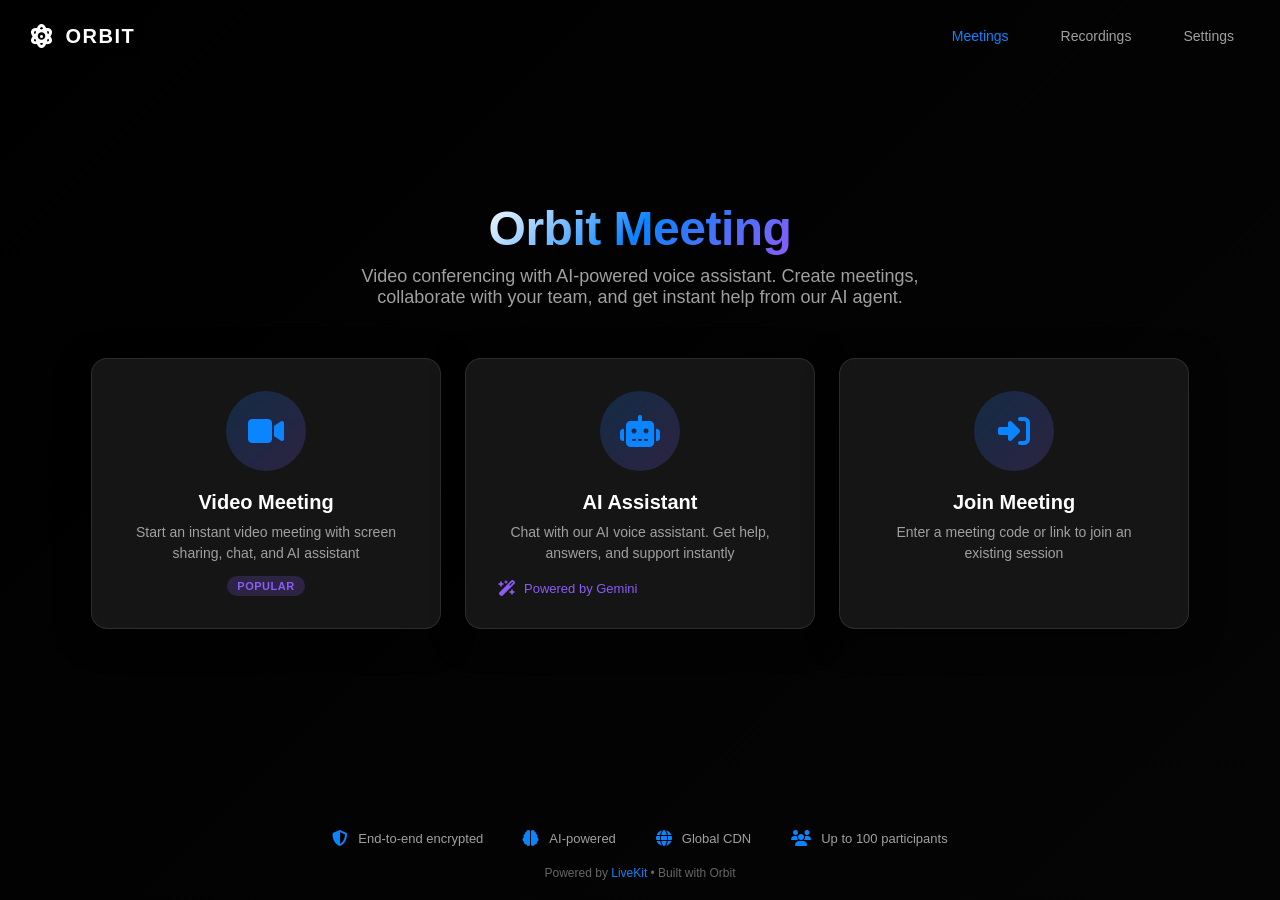
<file: index.html>
<!DOCTYPE html>
<html lang="en">
<head>
    <meta charset="UTF-8">
    <meta name="viewport" content="width=device-width, initial-scale=1.0">
    <title>Orbit Meeting</title>
    <link rel="stylesheet" href="https://cdnjs.cloudflare.com/ajax/libs/font-awesome/6.4.0/css/all.min.css">
    <style>
        :root {
            --bg-panel: rgba(30, 30, 30, 0.3);
            --bg-card: rgba(25, 25, 25, 0.85);
            --bg-card-hover: rgba(35, 35, 35, 0.9);
            --bg-input: rgba(0, 0, 0, 0.4);
            --text-primary: #ffffff;
            --text-secondary: #a0a0a0;
            --text-muted: #666666;
            --accent-blue: #0b84ff;
            --accent-blue-hover: #2980ff;
            --accent-purple: #8b5cf6;
            --border-color: rgba(255, 255, 255, 0.1);
            --border-color-hover: rgba(255, 255, 255, 0.2);
            --shadow: 0 8px 32px rgba(0, 0, 0, 0.5);
        }

        * { box-sizing: border-box; margin: 0; padding: 0; font-family: -apple-system, BlinkMacSystemFont, "Segoe UI", Roboto, Helvetica, Arial, sans-serif; }

        body {
            background: linear-gradient(-45deg, #000000, #0a0a0a, #13131e, #050505, #000000);
            background-size: 400% 400%;
            animation: wavyGradient 25s ease-in-out infinite;
            color: var(--text-primary);
            min-height: 100vh;
            display: flex;
            flex-direction: column;
            overflow: hidden;
        }

        @keyframes wavyGradient {
            0% { background-position: 0% 50%; }
            50% { background-position: 100% 50%; }
            100% { background-position: 0% 50%; }
        }

        .top-bar { position: absolute; top: 0; left: 0; width: 100%; padding: 20px 30px; display: flex; justify-content: space-between; align-items: center; z-index: 10; }
        .brand-orbit { font-size: 20px; font-weight: 800; letter-spacing: 1.5px; text-transform: uppercase; display: flex; align-items: center; gap: 10px; text-shadow: 0 2px 8px rgba(0,0,0,0.8); }
        .brand-orbit i { color: #ffffff; font-size: 24px; }
        .top-nav { display: flex; gap: 20px; align-items: center; }
        .nav-link { color: var(--text-secondary); text-decoration: none; font-size: 14px; font-weight: 500; padding: 8px 16px; border-radius: 6px; transition: all 0.2s; }
        .nav-link:hover { color: var(--text-primary); background: rgba(255,255,255,0.1); }
        .nav-link.active { color: var(--accent-blue); }

        .main-container { flex: 1; display: flex; flex-direction: column; justify-content: center; align-items: center; padding: 100px 20px 40px; }

        .hero-title { font-size: 48px; font-weight: 700; margin-bottom: 10px; text-align: center; letter-spacing: -0.5px; background: linear-gradient(135deg, #fff 0%, var(--accent-blue) 50%, var(--accent-purple) 100%); -webkit-background-clip: text; -webkit-text-fill-color: transparent; background-clip: text; }
        .hero-subtitle { font-size: 18px; color: var(--text-secondary); margin-bottom: 50px; text-align: center; max-width: 600px; }

        .action-cards { display: flex; gap: 24px; max-width: 1200px; width: 100%; justify-content: center; flex-wrap: wrap; }

        .action-card { 
            background: var(--bg-card); 
            backdrop-filter: blur(20px); 
            border: 1px solid var(--border-color); 
            border-radius: 16px; 
            padding: 32px; 
            width: 350px; 
            text-align: center; 
            cursor: pointer; 
            transition: all 0.3s cubic-bezier(0.16, 1, 0.3, 1);
            box-shadow: var(--shadow);
        }

        .action-card:hover { 
            background: var(--bg-card-hover);
            border-color: var(--border-color-hover);
            transform: translateY(-4px);
            box-shadow: 0 12px 40px rgba(0, 0, 0, 0.6);
        }

        .action-card .icon-wrapper { 
            width: 80px; 
            height: 80px; 
            background: linear-gradient(135deg, rgba(11, 132, 255, 0.2), rgba(139, 92, 246, 0.2)); 
            border-radius: 50%; 
            display: flex; 
            align-items: center; 
            justify-content: center; 
            margin: 0 auto 20px;
            transition: all 0.3s;
        }

        .action-card:hover .icon-wrapper { 
            transform: scale(1.05);
            background: linear-gradient(135deg, rgba(11, 132, 255, 0.3), rgba(139, 92, 246, 0.3));
        }

        .action-card .icon-wrapper i { font-size: 32px; color: var(--accent-blue); }
        .action-card h3 { font-size: 20px; font-weight: 600; margin-bottom: 8px; }
        .action-card p { font-size: 14px; color: var(--text-secondary); line-height: 1.5; }
        .action-card .badge { display: inline-block; padding: 4px 10px; background: rgba(139, 92, 246, 0.2); color: var(--accent-purple); border-radius: 12px; font-size: 11px; font-weight: 600; margin-top: 12px; text-transform: uppercase; letter-spacing: 0.5px; }

        .form-container { 
            display: none; 
            background: var(--bg-card); 
            backdrop-filter: blur(20px); 
            border: 1px solid var(--border-color); 
            border-radius: 16px; 
            padding: 40px; 
            width: 450px; 
            max-width: 95%;
            box-shadow: var(--shadow);
        }

        .form-container.active { display: block; animation: fadeIn 0.3s ease; }
        @keyframes fadeIn { from { opacity: 0; transform: translateY(-10px); } to { opacity: 1; transform: translateY(0); } }

        .form-header { display: flex; align-items: center; gap: 12px; margin-bottom: 30px; }
        .form-header .icon-wrapper { width: 48px; height: 48px; background: rgba(11, 132, 255, 0.15); border-radius: 12px; display: flex; align-items: center; justify-content: center; }
        .form-header .icon-wrapper i { font-size: 20px; color: var(--accent-blue); }
        .form-header h3 { font-size: 20px; font-weight: 600; }
        .back-btn { margin-bottom: 20px; background: none; border: none; color: var(--text-secondary); cursor: pointer; font-size: 14px; display: flex; align-items: center; gap: 6px; transition: color 0.2s; }
        .back-btn:hover { color: var(--text-primary); }

        .form-group { margin-bottom: 20px; }
        .form-group label { display: block; font-size: 13px; font-weight: 500; margin-bottom: 8px; color: var(--text-secondary); }
        .form-group input, .form-group select { 
            width: 100%; 
            padding: 14px 16px; 
            background: var(--bg-input); 
            border: 1px solid var(--border-color); 
            border-radius: 8px; 
            color: white; 
            font-size: 15px; 
            outline: none; 
            transition: border-color 0.2s;
        }
        .form-group input:focus { border-color: var(--accent-blue); }
        .form-group input::placeholder { color: var(--text-muted); }

        .btn-primary { 
            width: 100%; 
            padding: 16px; 
            background: linear-gradient(135deg, var(--accent-blue), var(--accent-purple)); 
            border: none; 
            border-radius: 8px; 
            color: white; 
            font-size: 15px; 
            font-weight: 600; 
            cursor: pointer; 
            transition: all 0.2s;
            display: flex;
            align-items: center;
            justify-content: center;
            gap: 8px;
        }
        .btn-primary:hover { transform: translateY(-1px); box-shadow: 0 4px 20px rgba(11, 132, 255, 0.4); }

        .btn-secondary { 
            width: 100%; 
            padding: 14px; 
            background: transparent; 
            border: 1px solid var(--border-color); 
            border-radius: 8px; 
            color: var(--text-primary); 
            font-size: 14px; 
            font-weight: 500; 
            cursor: pointer; 
            transition: all 0.2s;
            display: flex;
            align-items: center;
            justify-content: center;
            gap: 8px;
            margin-top: 12px;
        }
        .btn-secondary:hover { background: rgba(255,255,255,0.05); border-color: var(--border-color-hover); }

        .divider { display: flex; align-items: center; margin: 24px 0; color: var(--text-muted); font-size: 12px; }
        .divider::before, .divider::after { content: ''; flex: 1; height: 1px; background: var(--border-color); }
        .divider span { padding: 0 16px; }

        .status-msg { 
            padding: 12px 16px; 
            border-radius: 8px; 
            font-size: 13px; 
            margin-bottom: 20px; 
            display: none;
        }
        .status-msg.show { display: block; }
        .status-msg.error { background: rgba(255, 59, 48, 0.15); color: #ff3b30; border: 1px solid rgba(255, 59, 48, 0.3); }
        .status-msg.success { background: rgba(52, 199, 89, 0.15); color: #34c759; border: 1px solid rgba(52, 199, 89, 0.3); }

        .footer { padding: 20px; text-align: center; color: var(--text-muted); font-size: 12px; }
        .footer a { color: var(--accent-blue); text-decoration: none; }
        .footer a:hover { text-decoration: underline; }

        .features-row { display: flex; gap: 40px; margin-top: 60px; justify-content: center; flex-wrap: wrap; }
        .feature-item { display: flex; align-items: center; gap: 10px; color: var(--text-secondary); font-size: 13px; }
        .feature-item i { color: var(--accent-blue); font-size: 16px; }

        .agent-preview { display: flex; align-items: center; gap: 8px; color: var(--accent-purple); font-size: 13px; margin-top: 16px; }
        .agent-preview i { font-size: 16px; }
        .pulse { animation: pulse 2s infinite; }
        @keyframes pulse { 0%, 100% { opacity: 1; } 50% { opacity: 0.5; } }
    </style>
</head>
<body>

    <div class="top-bar">
        <div class="brand-orbit">
            <i class="fa-solid fa-atom"></i> Orbit
        </div>
        <div class="top-nav">
            <a href="#" class="nav-link active">Meetings</a>
            <a href="#" class="nav-link">Recordings</a>
            <a href="#" class="nav-link">Settings</a>
        </div>
    </div>

    <div class="main-container">
        <h1 class="hero-title">Orbit Meeting</h1>
        <p class="hero-subtitle">Video conferencing with AI-powered voice assistant. Create meetings, collaborate with your team, and get instant help from our AI agent.</p>

        <div class="action-cards" id="actionCards">
            <div class="action-card" onclick="showForm('create')">
                <div class="icon-wrapper"><i class="fa-solid fa-video"></i></div>
                <h3>Video Meeting</h3>
                <p>Start an instant video meeting with screen sharing, chat, and AI assistant</p>
                <span class="badge">Popular</span>
            </div>
            <div class="action-card" onclick="showForm('agent')">
                <div class="icon-wrapper"><i class="fa-solid fa-robot"></i></div>
                <h3>AI Assistant</h3>
                <p>Chat with our AI voice assistant. Get help, answers, and support instantly</p>
                <div class="agent-preview"><i class="fa-solid fa-wand-magic-sparkles pulse"></i> Powered by Gemini</div>
            </div>
            <div class="action-card" onclick="showForm('join')">
                <div class="icon-wrapper"><i class="fa-solid fa-right-to-bracket"></i></div>
                <h3>Join Meeting</h3>
                <p>Enter a meeting code or link to join an existing session</p>
            </div>
        </div>

        <div class="form-container" id="formCreate">
            <button class="back-btn" onclick="hideForms()"><i class="fa-solid fa-arrow-left"></i> Back</button>
            <div class="form-header">
                <div class="icon-wrapper"><i class="fa-solid fa-video"></i></div>
                <h3>Video Meeting</h3>
            </div>
            <div class="status-msg" id="createStatus"></div>
            <form id="createForm">
                <div class="form-group">
                    <label>Your Name</label>
                    <input type="text" id="createName" placeholder="Enter your name" required>
                </div>
                <button type="submit" class="btn-primary">
                    <i class="fa-solid fa-plus"></i> Start Meeting
                </button>
            </form>
        </div>

        <div class="form-container" id="formAgent">
            <button class="back-btn" onclick="hideForms()"><i class="fa-solid fa-arrow-left"></i> Back</button>
            <div class="form-header">
                <div class="icon-wrapper"><i class="fa-solid fa-robot"></i></div>
                <h3>AI Assistant</h3>
            </div>
            <div class="status-msg" id="agentStatus"></div>
            <form id="agentForm">
                <div class="form-group">
                    <label>Your Name</label>
                    <input type="text" id="agentName" placeholder="Enter your name" required>
                </div>
                <button type="submit" class="btn-primary">
                    <i class="fa-solid fa-robot"></i> Talk to AI Assistant
                </button>
            </form>
        </div>

        <div class="form-container" id="formJoin">
            <button class="back-btn" onclick="hideForms()"><i class="fa-solid fa-arrow-left"></i> Back</button>
            <div class="form-header">
                <div class="icon-wrapper"><i class="fa-solid fa-right-to-bracket"></i></div>
                <h3>Join Meeting</h3>
            </div>
            <div class="status-msg" id="joinStatus"></div>
            <form id="joinForm">
                <div class="form-group">
                    <label>Your Name</label>
                    <input type="text" id="joinName" placeholder="Enter your name" required>
                </div>
                <div class="form-group">
                    <label>Meeting Code or Link</label>
                    <input type="text" id="joinCode" placeholder="e.g., cosmic-summit-123 or paste link" required>
                </div>
                <button type="submit" class="btn-primary">
                    <i class="fa-solid fa-video"></i> Join Meeting
                </button>
            </form>
        </div>
    </div>

    <div class="features-row">
        <div class="feature-item"><i class="fa-solid fa-shield-halved"></i> End-to-end encrypted</div>
        <div class="feature-item"><i class="fa-solid fa-brain"></i> AI-powered</div>
        <div class="feature-item"><i class="fa-solid fa-globe"></i> Global CDN</div>
        <div class="feature-item"><i class="fa-solid fa-users"></i> Up to 100 participants</div>
    </div>

    <div class="footer">
        Powered by <a href="https://livekit.io" target="_blank">LiveKit</a> • Built with Orbit
    </div>

    <script>
        const API_BASE = (() => {
            const origin = window.location.origin;
            if (origin.includes('localhost') || origin.includes('127.0.0.1')) {
                return origin + '/api';
            }
            return 'https://pupils-manner-structures-julian.trycloudflare.com/api';
        })();

        function showForm(type) {
            document.getElementById('actionCards').style.display = 'none';
            document.querySelector('.hero-title').style.display = 'none';
            document.querySelector('.hero-subtitle').style.display = 'none';
            document.querySelector('.features-row').style.display = 'none';
            document.querySelectorAll('.form-container').forEach(f => f.classList.remove('active'));
            document.getElementById('form' + type.charAt(0).toUpperCase() + type.slice(1)).classList.add('active');
        }

        function hideForms() {
            document.getElementById('actionCards').style.display = 'flex';
            document.querySelector('.hero-title').style.display = 'block';
            document.querySelector('.hero-subtitle').style.display = 'block';
            document.querySelector('.features-row').style.display = 'flex';
            document.querySelectorAll('.form-container').forEach(f => f.classList.remove('active'));
        }

        function showStatus(formId, message, type) {
            const statusEl = document.getElementById(formId + 'Status');
            statusEl.textContent = message;
            statusEl.className = 'status-msg show ' + type;
            setTimeout(() => statusEl.classList.remove('show'), 5000);
        }

        function generateRoomName() {
            const adjectives = ['cosmic', 'stellar', 'orbital', 'lunar', 'solar', 'nebula', 'aurora', 'quantum'];
            const nouns = ['summit', 'sync', 'connect', 'hub', 'space', 'orbit', 'nexus', 'grid'];
            return adjectives[Math.floor(Math.random() * adjectives.length)] + '-' + 
                   nouns[Math.floor(Math.random() * nouns.length)] + '-' + 
                   Math.floor(Math.random() * 1000);
        }

        function extractRoomFromInput(input) {
            input = input.trim();
            if (input.includes('room=')) {
                const match = input.match(/room=([^&]+)/);
                if (match) return decodeURIComponent(match[1]);
            }
            return input;
        }

        function joinMeeting(name, room, withAgent = false) {
            const url = withAgent ? '/frontend/agent.html' : '/frontend/index.html';
            window.location.href = url + '?name=' + encodeURIComponent(name) + '&room=' + encodeURIComponent(room);
        }

        document.getElementById('createForm').addEventListener('submit', async (e) => {
            e.preventDefault();
            const name = document.getElementById('createName').value.trim();
            if (!name) { showStatus('create', 'Please enter your name', 'error'); return; }
            const room = generateRoomName();
            joinMeeting(name, room);
        });

        document.getElementById('agentForm').addEventListener('submit', async (e) => {
            e.preventDefault();
            const name = document.getElementById('agentName').value.trim();
            if (!name) { showStatus('agent', 'Please enter your name', 'error'); return; }
            const room = 'ai-' + generateRoomName();
            joinMeeting(name, room, true);
        });

        document.getElementById('joinForm').addEventListener('submit', async (e) => {
            e.preventDefault();
            const name = document.getElementById('joinName').value.trim();
            const code = document.getElementById('joinCode').value.trim();
            if (!name) { showStatus('join', 'Please enter your name', 'error'); return; }
            if (!code) { showStatus('join', 'Please enter a meeting code', 'error'); return; }
            const room = extractRoomFromInput(code);
            joinMeeting(name, room);
        });
    </script>
</body>
</html>
</file>
